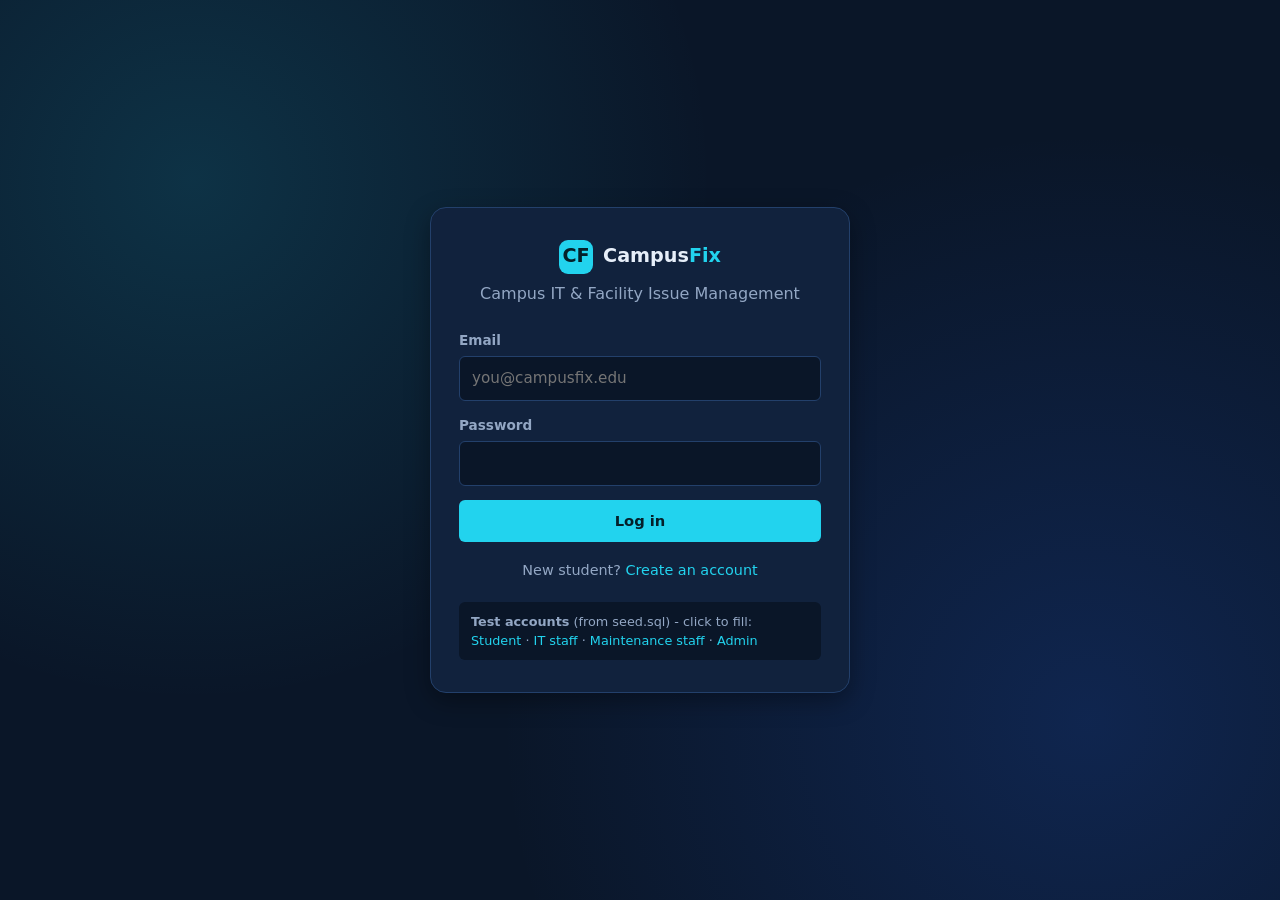
<file: frontend/index.html>
<!DOCTYPE html>
<html lang="en">
<head>
    <meta charset="UTF-8">
    <meta http-equiv="refresh" content="0; url=pages/login.html">
    <title>CampusFix</title>
</head>
<body>
    <p><a href="pages/login.html">Open CampusFix</a></p>
</body>
</html>
</file>
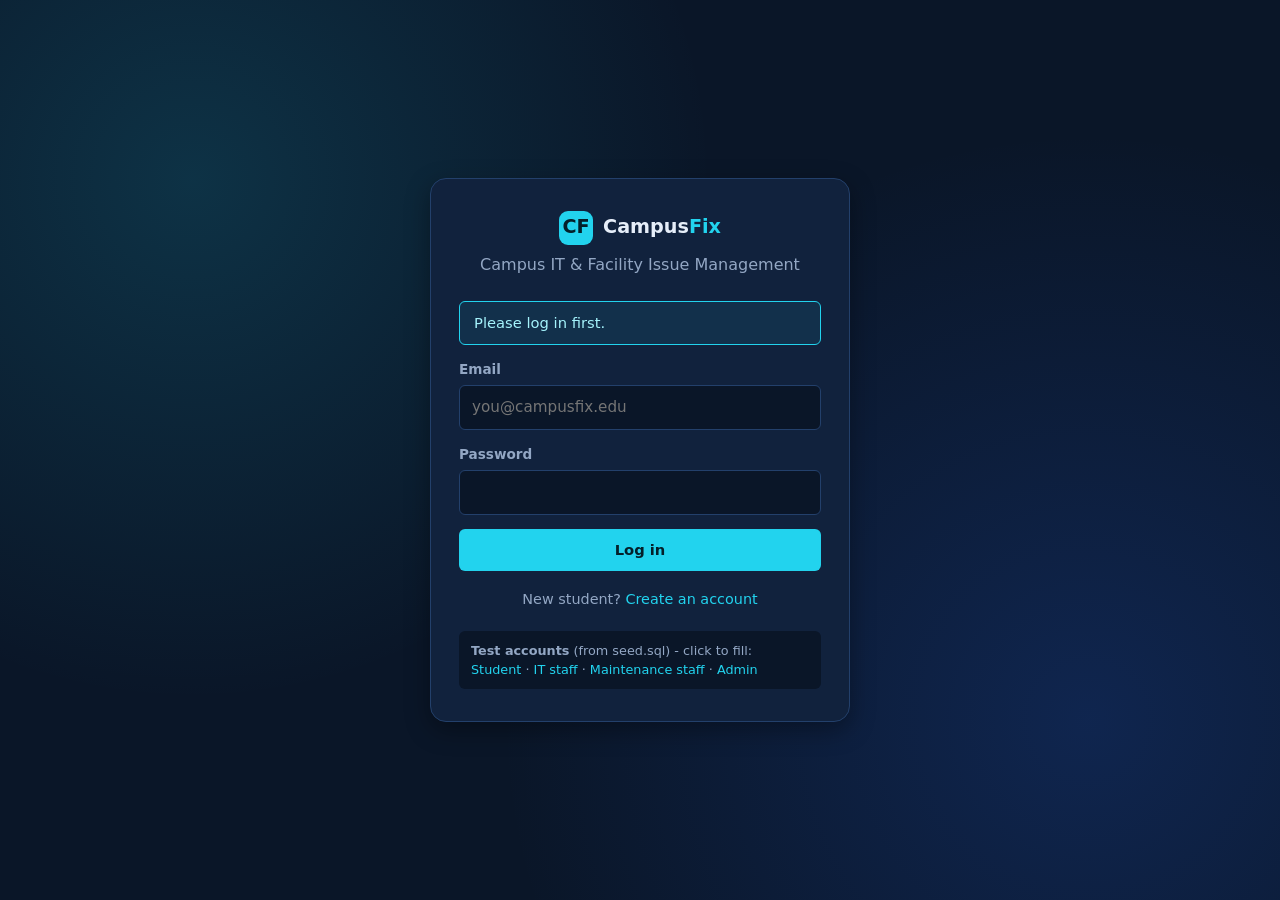
<file: frontend/pages/admin-dashboard.html>
<!DOCTYPE html>
<html lang="en">
<head>
    <meta charset="UTF-8">
    <meta name="viewport" content="width=device-width, initial-scale=1.0">
    <title>Admin Dashboard - CampusFix</title>
    <link rel="stylesheet" href="../css/style.css">
</head>
<body>
    <header id="app-header"></header>

    <main class="page-container">
        <div class="page-title-row">
            <div>
                <h1>Admin Dashboard</h1>
                <p class="muted">All complaints, escalations and user accounts.</p>
            </div>
            <button class="button button-secondary" id="run-sla-button">Run SLA check now</button>
        </div>

        <div id="admin-message" class="hidden"></div>

        <nav class="tab-bar" role="tablist">
            <button class="tab-button active" data-tab="overview-tab">Overview</button>
            <button class="tab-button" data-tab="complaints-tab">All complaints</button>
            <button class="tab-button" data-tab="escalated-tab">Escalated <span id="escalated-tab-count"></span></button>
            <button class="tab-button" data-tab="users-tab">Users</button>
        </nav>

        <!-- Overview -->
        <section id="overview-tab" class="tab-panel">
            <div class="stats-grid" id="admin-stats"></div>
            <div class="breakdown-grid">
                <div class="card"><h2>By category</h2><div id="breakdown-category"></div></div>
                <div class="card"><h2>By status</h2><div id="breakdown-status"></div></div>
                <div class="card"><h2>By priority</h2><div id="breakdown-priority"></div></div>
                <div class="card"><h2>By team</h2><div id="breakdown-team"></div></div>
            </div>
        </section>

        <!-- All complaints -->
        <section id="complaints-tab" class="tab-panel hidden">
            <div class="card">
                <div class="toolbar">
                    <div class="form-group"><label for="admin-status-filter">Status</label><select id="admin-status-filter"></select></div>
                    <div class="form-group"><label for="admin-priority-filter">Priority</label><select id="admin-priority-filter"></select></div>
                    <div class="form-group"><label for="admin-category-filter">Category</label><select id="admin-category-filter"></select></div>
                    <div class="form-group"><label for="admin-team-filter">Team</label><select id="admin-team-filter"></select></div>
                </div>
                <div id="all-complaints-table"></div>
            </div>
        </section>

        <!-- Escalated -->
        <section id="escalated-tab" class="tab-panel hidden">
            <div class="card">
                <h2>Escalated complaints</h2>
                <p class="muted">These breached their SLA after a reminder. Follow up with the team.</p>
                <div id="escalated-complaints-table"></div>
            </div>
        </section>

        <!-- Users -->
        <section id="users-tab" class="tab-panel hidden">
            <div class="card">
                <h2>Add user</h2>
                <form id="create-user-form" novalidate>
                    <div class="form-row">
                        <div class="form-group"><label for="new-user-name">Full name</label><input id="new-user-name" required></div>
                        <div class="form-group"><label for="new-user-email">Email</label><input id="new-user-email" type="email" required></div>
                        <div class="form-group"><label for="new-user-password">Password (8+)</label><input id="new-user-password" type="password" required></div>
                        <div class="form-group"><label for="new-user-role">Role</label><select id="new-user-role"></select></div>
                        <div class="form-group"><label for="new-user-team">Team (staff)</label><select id="new-user-team"></select></div>
                    </div>
                    <button class="button button-primary" type="submit" id="create-user-button">Create user</button>
                </form>
            </div>
            <div class="card">
                <h2>All users</h2>
                <div id="users-table"></div>
            </div>
        </section>
    </main>

    <script src="../js/auth.js"></script>
    <script src="../js/api.js"></script>
    <script src="../js/ui.js"></script>
    <script src="../js/admin-dashboard.js"></script>
</body>
</html>
</file>
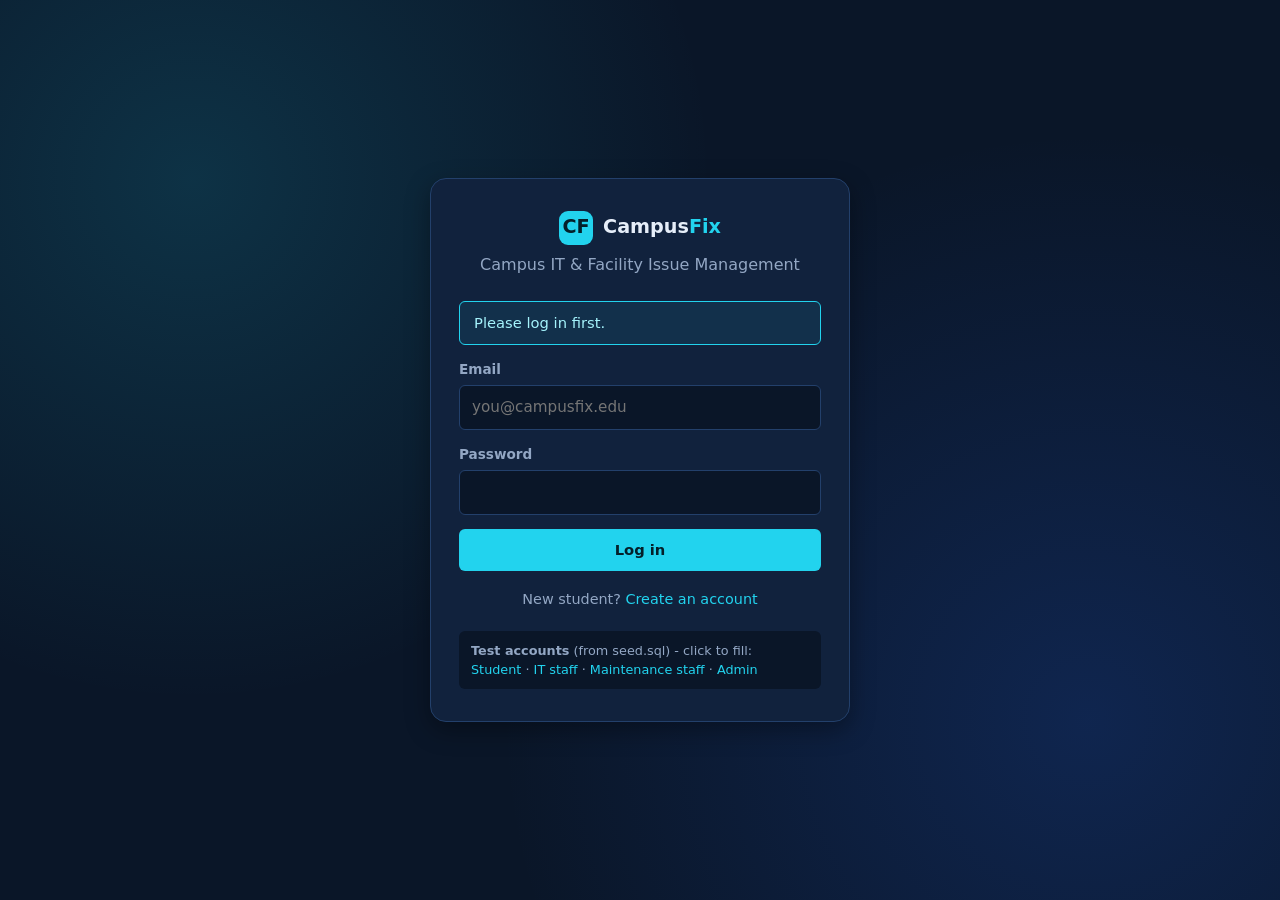
<file: frontend/pages/complaint-details.html>
<!DOCTYPE html>
<html lang="en">
<head>
    <meta charset="UTF-8">
    <meta name="viewport" content="width=device-width, initial-scale=1.0">
    <title>Complaint Details - CampusFix</title>
    <link rel="stylesheet" href="../css/style.css">
</head>
<body>
    <header id="app-header"></header>

    <main class="page-container">
        <p><a id="back-link" href="#">&larr; Back to dashboard</a></p>
        <div id="page-message" class="hidden"></div>

        <div class="two-column-layout">
            <div>
                <!-- Main complaint information -->
                <section class="card" id="complaint-summary">
                    <p class="muted">Loading complaint...</p>
                </section>

                <!-- Conversation -->
                <section class="card">
                    <h2>Messages &amp; notes</h2>
                    <div id="comment-list"></div>
                </section>
            </div>

            <div>
                <!-- Buttons and forms depend on the user's role and the complaint status -->
                <section class="card" id="action-panel">
                    <h2>Actions</h2>
                    <div id="action-message" class="hidden"></div>
                    <div id="action-content"></div>
                </section>

                <section class="card">
                    <h2>Status timeline</h2>
                    <ul class="timeline" id="history-timeline"></ul>
                </section>
            </div>
        </div>
    </main>

    <script src="../js/auth.js"></script>
    <script src="../js/api.js"></script>
    <script src="../js/ui.js"></script>
    <script src="../js/complaint-details.js"></script>
</body>
</html>
</file>
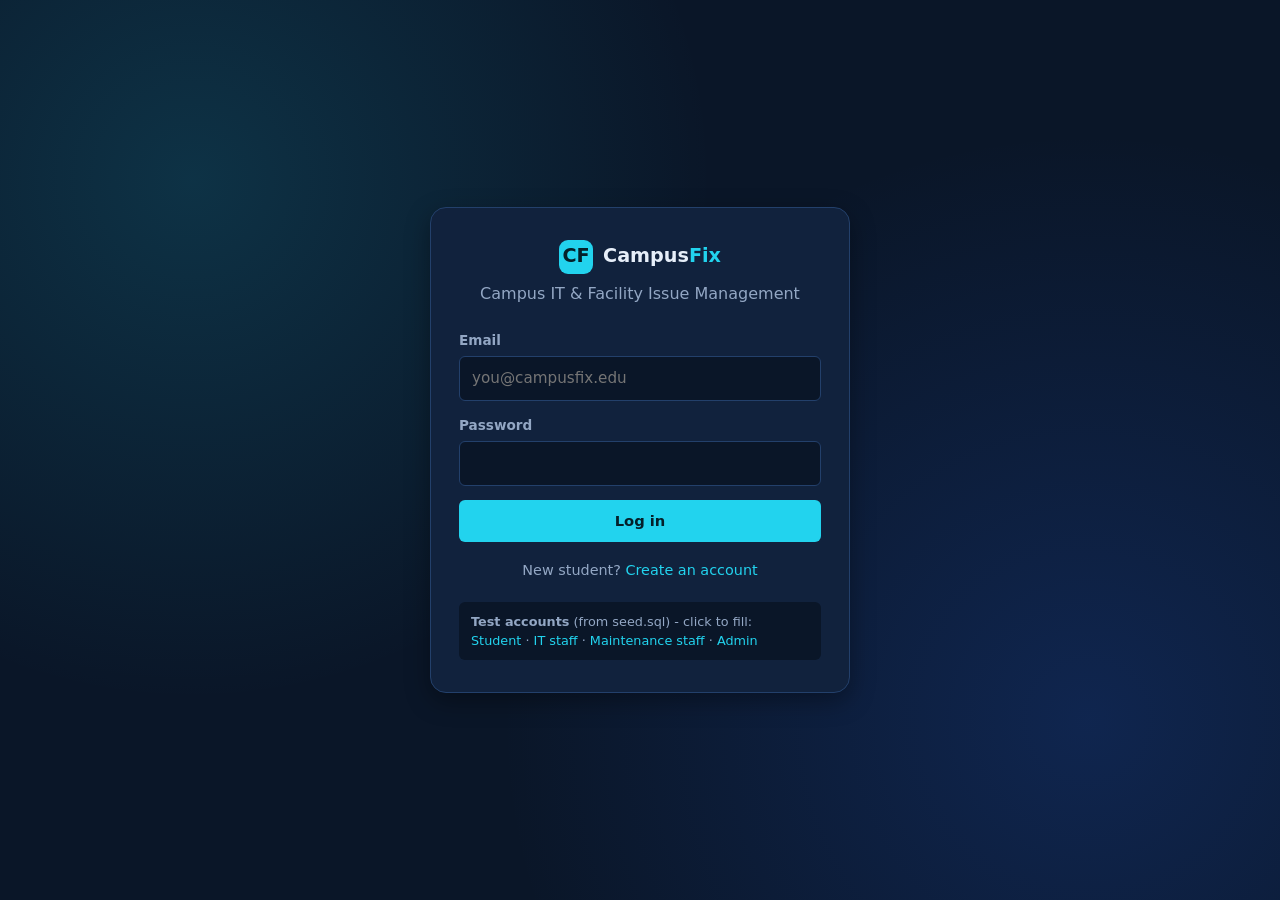
<file: frontend/pages/login.html>
<!DOCTYPE html>
<html lang="en">
<head>
    <meta charset="UTF-8">
    <meta name="viewport" content="width=device-width, initial-scale=1.0">
    <title>Log in - CampusFix</title>
    <link rel="stylesheet" href="../css/style.css">
</head>
<body>
    <main class="auth-page">
        <div class="auth-card">
            <div class="brand">
                <span class="brand-logo">CF</span>
                <span class="brand-name">Campus<span>Fix</span></span>
            </div>
            <p class="auth-subtitle">Campus IT &amp; Facility Issue Management</p>

            <div id="login-message" class="hidden"></div>

            <form id="login-form" novalidate>
                <div class="form-group">
                    <label for="email">Email</label>
                    <input type="email" id="email" required autocomplete="email" placeholder="you@campusfix.edu">
                </div>
                <div class="form-group">
                    <label for="password">Password</label>
                    <input type="password" id="password" required autocomplete="current-password">
                </div>
                <button type="submit" class="button button-primary button-full" id="login-button">Log in</button>
            </form>

            <p class="auth-footer">New student? <a href="register.html">Create an account</a></p>

            <div class="test-accounts">
                <strong>Test accounts</strong> (from seed.sql) - click to fill:<br>
                <button type="button" class="link-button" data-email="student1@campusfix.edu" data-password="Student@123">Student</button> &middot;
                <button type="button" class="link-button" data-email="it.staff@campusfix.edu" data-password="Staff@123">IT staff</button> &middot;
                <button type="button" class="link-button" data-email="maint.staff@campusfix.edu" data-password="Staff@123">Maintenance staff</button> &middot;
                <button type="button" class="link-button" data-email="admin@campusfix.edu" data-password="Admin@123">Admin</button>
            </div>
        </div>
    </main>

    <script src="../js/auth.js"></script>
    <script src="../js/api.js"></script>
    <script src="../js/ui.js"></script>
    <script src="../js/login.js"></script>
</body>
</html>
</file>
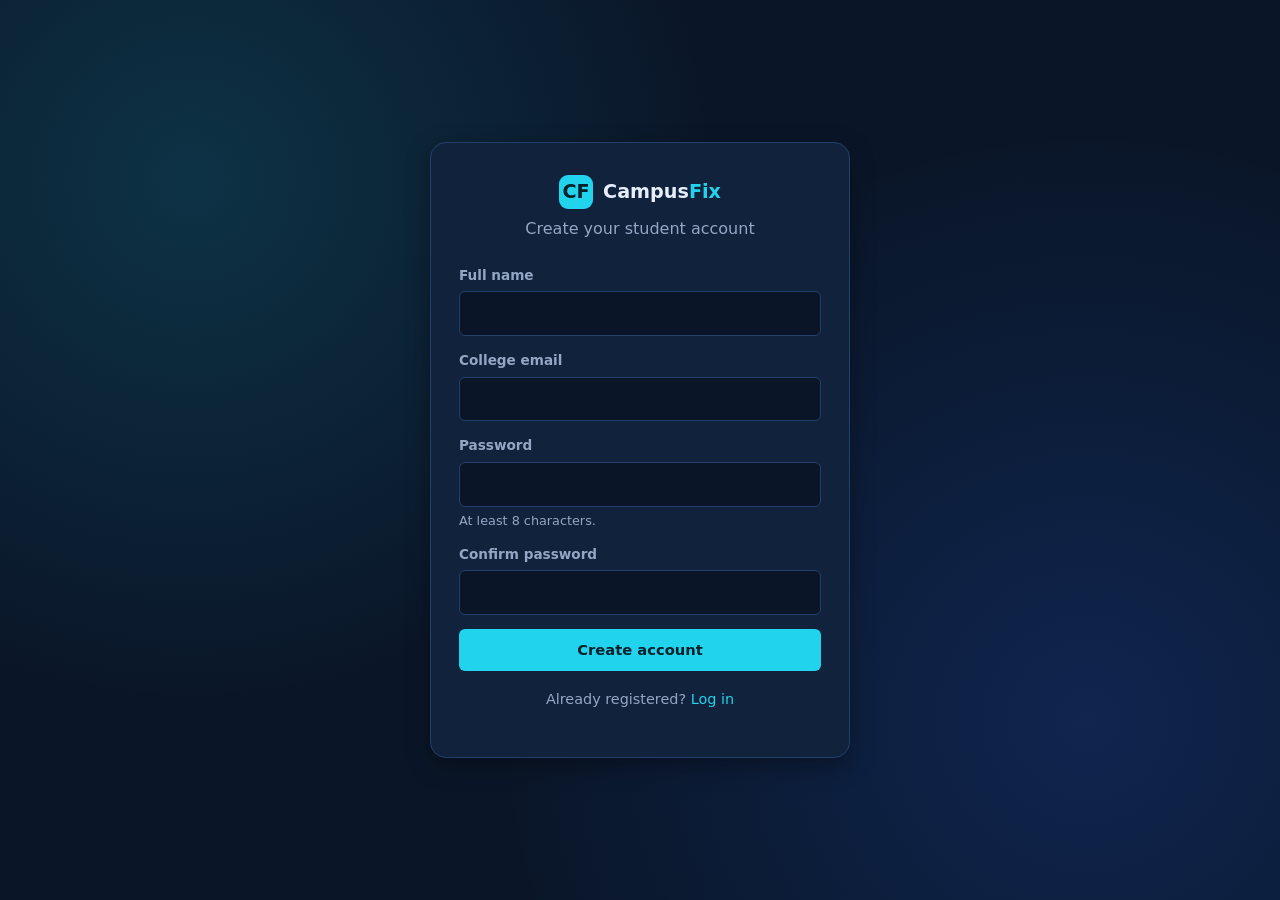
<file: frontend/pages/register.html>
<!DOCTYPE html>
<html lang="en">
<head>
    <meta charset="UTF-8">
    <meta name="viewport" content="width=device-width, initial-scale=1.0">
    <title>Register - CampusFix</title>
    <link rel="stylesheet" href="../css/style.css">
</head>
<body>
    <main class="auth-page">
        <div class="auth-card">
            <div class="brand">
                <span class="brand-logo">CF</span>
                <span class="brand-name">Campus<span>Fix</span></span>
            </div>
            <p class="auth-subtitle">Create your student account</p>

            <div id="register-message" class="hidden"></div>

            <form id="register-form" novalidate>
                <div class="form-group">
                    <label for="full-name">Full name</label>
                    <input type="text" id="full-name" required minlength="2" maxlength="100" autocomplete="name">
                </div>
                <div class="form-group">
                    <label for="email">College email</label>
                    <input type="email" id="email" required autocomplete="email">
                </div>
                <div class="form-group">
                    <label for="password">Password</label>
                    <input type="password" id="password" required minlength="8" autocomplete="new-password">
                    <p class="form-hint">At least 8 characters.</p>
                </div>
                <div class="form-group">
                    <label for="confirm-password">Confirm password</label>
                    <input type="password" id="confirm-password" required autocomplete="new-password">
                </div>
                <button type="submit" class="button button-primary button-full" id="register-button">Create account</button>
            </form>

            <p class="auth-footer">Already registered? <a href="login.html">Log in</a></p>
        </div>
    </main>

    <script src="../js/auth.js"></script>
    <script src="../js/api.js"></script>
    <script src="../js/ui.js"></script>
    <script src="../js/register.js"></script>
</body>
</html>
</file>
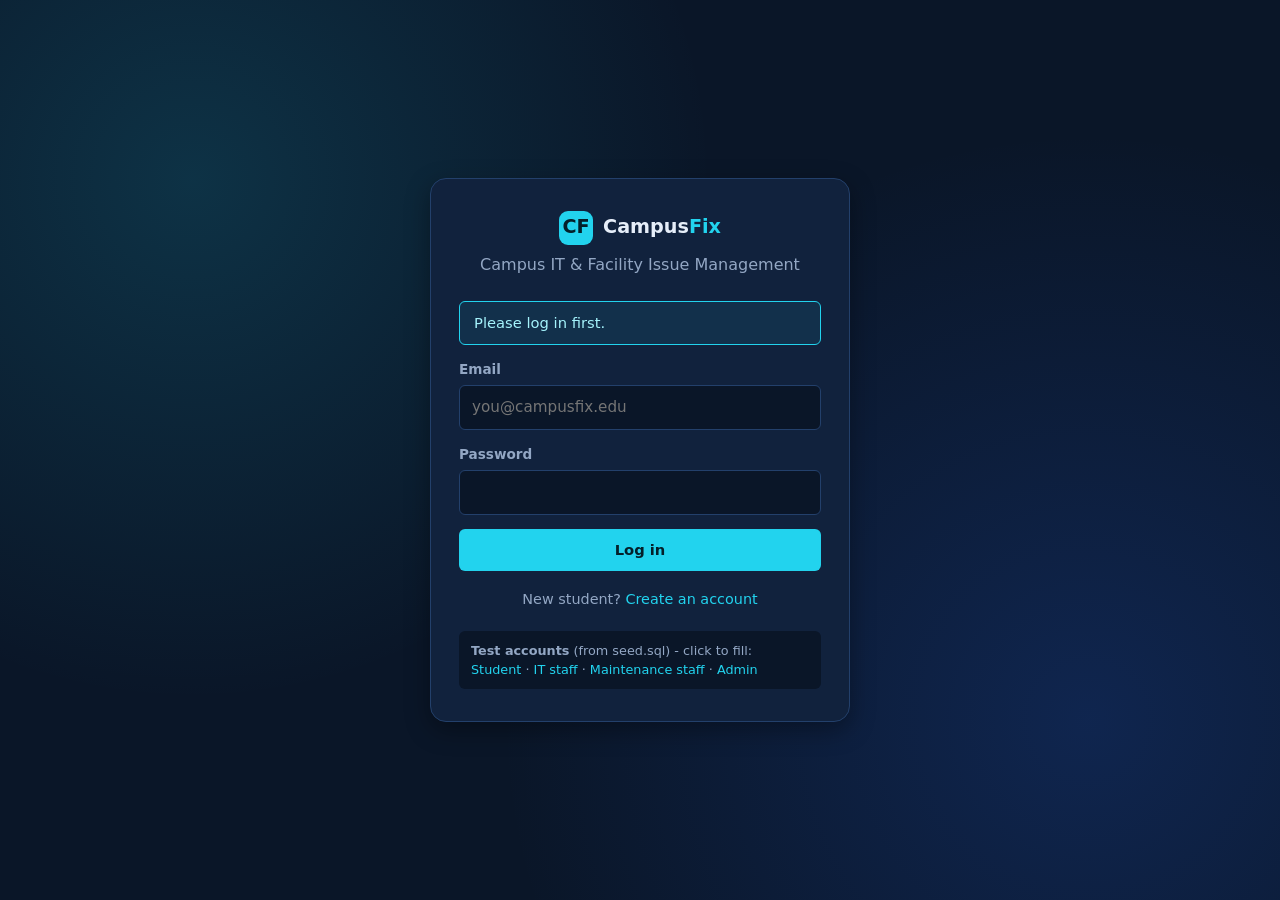
<file: frontend/pages/staff-dashboard.html>
<!DOCTYPE html>
<html lang="en">
<head>
    <meta charset="UTF-8">
    <meta name="viewport" content="width=device-width, initial-scale=1.0">
    <title>Staff Dashboard - CampusFix</title>
    <link rel="stylesheet" href="../css/style.css">
</head>
<body>
    <header id="app-header"></header>

    <main class="page-container">
        <div class="page-title-row">
            <div>
                <h1 id="staff-heading">Assigned Complaints</h1>
                <p class="muted">Most urgent first. Open a complaint to add notes, ask for info or change priority.</p>
            </div>
            <button class="button button-secondary" id="refresh-button">Refresh</button>
        </div>

        <section class="stats-grid" id="staff-stats"></section>

        <section class="card">
            <div class="toolbar">
                <div class="form-group">
                    <label for="status-filter">Status</label>
                    <select id="status-filter"></select>
                </div>
                <div class="form-group">
                    <label for="priority-filter">Priority</label>
                    <select id="priority-filter"></select>
                </div>
                <div class="form-group">
                    <label for="category-filter">Category</label>
                    <select id="category-filter"></select>
                </div>
                <div class="form-group">
                    <label for="search-box">Search</label>
                    <input type="search" id="search-box" placeholder="Title or location">
                </div>
            </div>
            <div id="staff-message" class="hidden"></div>
            <div id="assigned-complaints-table"></div>
        </section>
    </main>

    <script src="../js/auth.js"></script>
    <script src="../js/api.js"></script>
    <script src="../js/ui.js"></script>
    <script src="../js/staff-dashboard.js"></script>
</body>
</html>
</file>
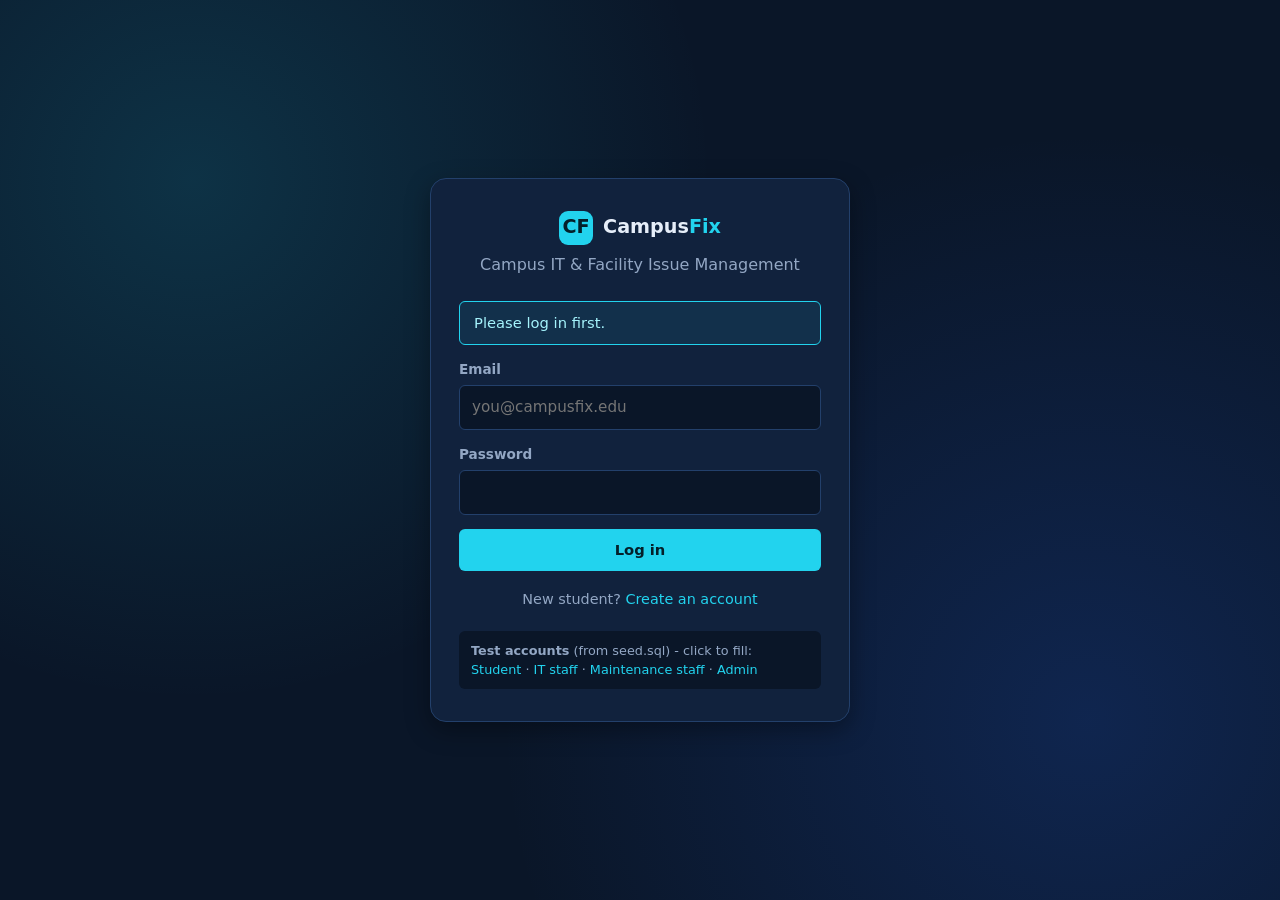
<file: frontend/pages/student-dashboard.html>
<!DOCTYPE html>
<html lang="en">
<head>
    <meta charset="UTF-8">
    <meta name="viewport" content="width=device-width, initial-scale=1.0">
    <title>My Complaints - CampusFix</title>
    <link rel="stylesheet" href="../css/style.css">
</head>
<body>
    <header id="app-header"></header>

    <main class="page-container">
        <div class="page-title-row">
            <div>
                <h1>My Complaints</h1>
                <p class="muted">Report a campus problem and follow it until it is fixed.</p>
            </div>
        </div>

        <section class="stats-grid" id="student-stats"></section>

        <div class="two-column-layout">
            <section class="card">
                <div class="page-title-row" style="margin-bottom: 12px;">
                    <h2>Complaint history</h2>
                    <div class="form-group" style="margin: 0; min-width: 180px;">
                        <label for="status-filter" class="hidden">Filter by status</label>
                        <select id="status-filter" aria-label="Filter by status"></select>
                    </div>
                </div>
                <div id="my-complaints-message" class="hidden"></div>
                <div id="my-complaints-list" class="complaint-list"></div>
            </section>

            <section class="card" id="new-complaint">
                <h2>New Complaint</h2>
                <p class="muted" style="margin-top: 0; font-size: 0.88rem;">
                    Category, priority and team are detected automatically from your description.
                </p>
                <div id="new-complaint-message" class="hidden"></div>
                <form id="new-complaint-form" novalidate>
                    <div class="form-group">
                        <label for="complaint-title">Title</label>
                        <input type="text" id="complaint-title" maxlength="150" placeholder="e.g. Wi-Fi not working in Lab 3" required>
                    </div>
                    <div class="form-group">
                        <label for="complaint-location">Location</label>
                        <input type="text" id="complaint-location" maxlength="100" placeholder="e.g. Lab 3, Room 204, Library" required>
                    </div>
                    <div class="form-group">
                        <label for="complaint-description">Description</label>
                        <textarea id="complaint-description" maxlength="2000" placeholder="What is wrong? Since when? Is there an exam or lab session affected?" required></textarea>
                    </div>
                    <button type="submit" class="button button-primary button-full" id="submit-complaint-button">Submit complaint</button>
                </form>
            </section>
        </div>
    </main>

    <script src="../js/auth.js"></script>
    <script src="../js/api.js"></script>
    <script src="../js/ui.js"></script>
    <script src="../js/student-dashboard.js"></script>
</body>
</html>
</file>
<file: frontend/css/style.css>
/* =====================================================================
   CampusFix - shared styles (dark blue + cyan theme)
   ===================================================================== */

:root {
    --color-background: #0a1628;
    --color-surface: #11223d;
    --color-surface-raised: #172c4d;
    --color-border: #23406b;
    --color-text: #e6eef9;
    --color-text-muted: #93a7c4;
    --color-accent: #22d3ee;          /* cyan */
    --color-accent-strong: #06b6d4;
    --color-accent-text: #04202a;
    --color-danger: #f87171;
    --color-warning: #fbbf24;
    --color-success: #34d399;
    --color-info: #60a5fa;
    --color-purple: #c084fc;
    --radius-small: 6px;
    --radius: 12px;
    --shadow: 0 8px 24px rgba(0, 0, 0, 0.35);
    --font-main: "Segoe UI", system-ui, -apple-system, Roboto, Arial, sans-serif;
}

* { box-sizing: border-box; }

body {
    margin: 0;
    font-family: var(--font-main);
    background: var(--color-background);
    color: var(--color-text);
    line-height: 1.5;
    min-height: 100vh;
}

a { color: var(--color-accent); text-decoration: none; }
a:hover { text-decoration: underline; }

h1, h2, h3 { margin: 0 0 12px; line-height: 1.25; }
h1 { font-size: 1.6rem; }
h2 { font-size: 1.2rem; }
h3 { font-size: 1rem; }

.muted { color: var(--color-text-muted); }
.hidden { display: none !important; }

/* ---------------- Layout ---------------- */

.page-container {
    max-width: 1200px;
    margin: 0 auto;
    padding: 24px 16px 48px;
}

.page-title-row {
    display: flex;
    justify-content: space-between;
    align-items: flex-end;
    flex-wrap: wrap;
    gap: 12px;
    margin-bottom: 20px;
}

.page-title-row p { margin: 0; }

.card {
    background: var(--color-surface);
    border: 1px solid var(--color-border);
    border-radius: var(--radius);
    padding: 20px;
    margin-bottom: 20px;
}

.two-column-layout {
    display: grid;
    grid-template-columns: minmax(0, 2fr) minmax(0, 1fr);
    gap: 20px;
    align-items: start;
}

/* ---------------- Header ---------------- */

.app-header {
    position: sticky;
    top: 0;
    z-index: 20;
    background: linear-gradient(90deg, #0b1d3a, #0e2a52);
    border-bottom: 1px solid var(--color-border);
}

.app-header-inner {
    max-width: 1200px;
    margin: 0 auto;
    padding: 12px 16px;
    display: flex;
    align-items: center;
    justify-content: space-between;
    gap: 12px;
}

.brand {
    display: flex;
    align-items: center;
    gap: 10px;
    font-weight: 700;
    font-size: 1.2rem;
    color: var(--color-text);
}

.brand:hover { text-decoration: none; }

.brand-logo {
    width: 34px;
    height: 34px;
    border-radius: 9px;
    background: var(--color-accent);
    color: var(--color-accent-text);
    display: grid;
    place-items: center;
    font-weight: 800;
}

.brand-name span { color: var(--color-accent); }

.header-actions {
    display: flex;
    align-items: center;
    gap: 12px;
}

.user-chip { text-align: right; font-size: 0.85rem; line-height: 1.2; }
.user-chip strong { display: block; font-size: 0.9rem; }

/* Notifications */
.notification-wrapper { position: relative; }

.notification-button {
    position: relative;
    background: var(--color-surface-raised);
    border: 1px solid var(--color-border);
    color: var(--color-text);
    width: 40px;
    height: 40px;
    border-radius: 50%;
    cursor: pointer;
    font-size: 1.1rem;
}

.notification-count {
    position: absolute;
    top: -4px;
    right: -4px;
    background: var(--color-danger);
    color: #fff;
    font-size: 0.7rem;
    font-weight: 700;
    border-radius: 999px;
    min-width: 18px;
    height: 18px;
    padding: 0 5px;
    display: grid;
    place-items: center;
}

.notification-panel {
    position: absolute;
    right: 0;
    top: 48px;
    width: min(360px, calc(100vw - 32px));
    max-height: 420px;
    overflow-y: auto;
    background: var(--color-surface);
    border: 1px solid var(--color-border);
    border-radius: var(--radius);
    box-shadow: var(--shadow);
}

.notification-panel-header {
    display: flex;
    justify-content: space-between;
    align-items: center;
    padding: 12px 14px;
    border-bottom: 1px solid var(--color-border);
}

.notification-item {
    display: block;
    width: 100%;
    text-align: left;
    background: none;
    border: none;
    border-bottom: 1px solid var(--color-border);
    color: var(--color-text);
    padding: 10px 14px;
    cursor: pointer;
    font: inherit;
    font-size: 0.88rem;
}

.notification-item:hover { background: var(--color-surface-raised); }
.notification-item.unread { border-left: 3px solid var(--color-accent); }
.notification-item small { display: block; color: var(--color-text-muted); margin-top: 2px; }
.notification-empty { padding: 16px; color: var(--color-text-muted); text-align: center; }

/* ---------------- Buttons ---------------- */

.button {
    display: inline-flex;
    align-items: center;
    justify-content: center;
    gap: 6px;
    border: 1px solid transparent;
    border-radius: var(--radius-small);
    padding: 9px 16px;
    font: inherit;
    font-weight: 600;
    font-size: 0.92rem;
    cursor: pointer;
    transition: background 0.15s, border-color 0.15s;
    white-space: nowrap;
}

.button:disabled { opacity: 0.55; cursor: not-allowed; }
.button-primary { background: var(--color-accent); color: var(--color-accent-text); }
.button-primary:hover:not(:disabled) { background: var(--color-accent-strong); }
.button-secondary { background: var(--color-surface-raised); color: var(--color-text); border-color: var(--color-border); }
.button-secondary:hover:not(:disabled) { border-color: var(--color-accent); }
.button-danger { background: transparent; color: var(--color-danger); border-color: var(--color-danger); }
.button-danger:hover:not(:disabled) { background: rgba(248, 113, 113, 0.12); }
.button-success { background: var(--color-success); color: #052e1c; }
.button-small { padding: 5px 10px; font-size: 0.82rem; }
.button-full { width: 100%; }

.link-button {
    background: none;
    border: none;
    color: var(--color-accent);
    cursor: pointer;
    font: inherit;
    font-size: 0.85rem;
    padding: 0;
}

/* ---------------- Forms ---------------- */

.form-group { margin-bottom: 14px; }

label {
    display: block;
    font-size: 0.85rem;
    font-weight: 600;
    margin-bottom: 6px;
    color: var(--color-text-muted);
}

input, select, textarea {
    width: 100%;
    background: var(--color-background);
    border: 1px solid var(--color-border);
    color: var(--color-text);
    border-radius: var(--radius-small);
    padding: 10px 12px;
    font: inherit;
    font-size: 0.95rem;
}

textarea { resize: vertical; min-height: 90px; }

input:focus, select:focus, textarea:focus, button:focus-visible {
    outline: 2px solid var(--color-accent);
    outline-offset: 1px;
    border-color: var(--color-accent);
}

.form-row {
    display: grid;
    grid-template-columns: repeat(auto-fit, minmax(160px, 1fr));
    gap: 12px;
}

.form-hint { font-size: 0.8rem; color: var(--color-text-muted); margin-top: 4px; }

/* ---------------- Messages ---------------- */

.message-box {
    border-radius: var(--radius-small);
    padding: 10px 14px;
    margin-bottom: 14px;
    font-size: 0.92rem;
    border: 1px solid;
}

.message-success { background: rgba(52, 211, 153, 0.1); border-color: var(--color-success); color: #a7f3d0; }
.message-error { background: rgba(248, 113, 113, 0.1); border-color: var(--color-danger); color: #fecaca; }
.message-info { background: rgba(34, 211, 238, 0.08); border-color: var(--color-accent); color: #a5f3fc; }

/* ---------------- Badges ---------------- */

.badge {
    display: inline-block;
    padding: 2px 10px;
    border-radius: 999px;
    font-size: 0.76rem;
    font-weight: 700;
    border: 1px solid;
    white-space: nowrap;
}

.status-open { color: var(--color-info); border-color: var(--color-info); background: rgba(96, 165, 250, 0.1); }
.status-in-progress { color: var(--color-accent); border-color: var(--color-accent); background: rgba(34, 211, 238, 0.1); }
.status-need-more-info { color: var(--color-purple); border-color: var(--color-purple); background: rgba(192, 132, 252, 0.1); }
.status-resolved { color: var(--color-success); border-color: var(--color-success); background: rgba(52, 211, 153, 0.1); }
.status-closed { color: var(--color-text-muted); border-color: var(--color-text-muted); background: rgba(147, 167, 196, 0.1); }
.status-escalated { color: #fff; border-color: var(--color-danger); background: #b91c1c; }

.priority-low { color: var(--color-text-muted); border-color: var(--color-border); }
.priority-medium { color: var(--color-info); border-color: var(--color-info); }
.priority-high { color: var(--color-warning); border-color: var(--color-warning); }
.priority-critical { color: #fff; border-color: var(--color-danger); background: var(--color-danger); }

.tag-common-incident {
    color: var(--color-warning);
    border-color: var(--color-warning);
    background: rgba(251, 191, 36, 0.1);
}

.tag-action-needed {
    color: var(--color-accent-text);
    border-color: var(--color-accent);
    background: var(--color-accent);
}

.overdue-text { color: var(--color-danger); font-weight: 600; }

/* ---------------- Stat cards ---------------- */

.stats-grid {
    display: grid;
    grid-template-columns: repeat(auto-fit, minmax(150px, 1fr));
    gap: 14px;
    margin-bottom: 20px;
}

.stat-card {
    background: var(--color-surface);
    border: 1px solid var(--color-border);
    border-radius: var(--radius);
    padding: 16px;
    position: relative;
    overflow: hidden;
}

.stat-card::before {
    content: "";
    position: absolute;
    left: 0;
    top: 0;
    bottom: 0;
    width: 4px;
    background: var(--color-accent);
}

.stat-card.stat-danger::before { background: var(--color-danger); }
.stat-card.stat-warning::before { background: var(--color-warning); }
.stat-card.stat-success::before { background: var(--color-success); }

.stat-label { font-size: 0.8rem; color: var(--color-text-muted); text-transform: uppercase; letter-spacing: 0.04em; }
.stat-value { font-size: 1.9rem; font-weight: 700; margin-top: 4px; }

/* ---------------- Complaint cards (student) ---------------- */

.complaint-list {
    display: grid;
    grid-template-columns: repeat(auto-fill, minmax(280px, 1fr));
    gap: 14px;
}

.complaint-card {
    display: block;
    background: var(--color-surface-raised);
    border: 1px solid var(--color-border);
    border-radius: var(--radius);
    padding: 16px;
    color: var(--color-text);
    transition: border-color 0.15s, transform 0.15s;
}

.complaint-card:hover { border-color: var(--color-accent); text-decoration: none; transform: translateY(-2px); }
.complaint-card h3 { margin: 6px 0; }
.complaint-card-meta { font-size: 0.82rem; color: var(--color-text-muted); }
.badge-row { display: flex; flex-wrap: wrap; gap: 6px; align-items: center; }

/* ---------------- Tables ---------------- */

.toolbar {
    display: flex;
    flex-wrap: wrap;
    gap: 10px;
    align-items: flex-end;
    margin-bottom: 14px;
}

.toolbar .form-group { margin-bottom: 0; min-width: 150px; flex: 1; }

.table-wrapper { overflow-x: auto; }

.data-table {
    width: 100%;
    border-collapse: collapse;
    font-size: 0.9rem;
}

.data-table th, .data-table td {
    text-align: left;
    padding: 10px 10px;
    border-bottom: 1px solid var(--color-border);
    vertical-align: middle;
}

.data-table th {
    font-size: 0.76rem;
    text-transform: uppercase;
    letter-spacing: 0.04em;
    color: var(--color-text-muted);
}

.data-table tbody tr:hover { background: rgba(34, 211, 238, 0.04); }

.quick-update { display: flex; gap: 6px; min-width: 200px; }
.quick-update select { padding: 5px 8px; font-size: 0.82rem; }

.empty-state { text-align: center; color: var(--color-text-muted); padding: 30px 10px; }

/* ---------------- Tabs ---------------- */

.tab-bar {
    display: flex;
    gap: 6px;
    border-bottom: 1px solid var(--color-border);
    margin-bottom: 20px;
    overflow-x: auto;
}

.tab-button {
    background: none;
    border: none;
    border-bottom: 3px solid transparent;
    color: var(--color-text-muted);
    padding: 10px 14px;
    font: inherit;
    font-weight: 600;
    cursor: pointer;
    white-space: nowrap;
}

.tab-button.active { color: var(--color-accent); border-bottom-color: var(--color-accent); }

/* ---------------- Breakdown bars (admin) ---------------- */

.breakdown-grid {
    display: grid;
    grid-template-columns: repeat(auto-fit, minmax(260px, 1fr));
    gap: 20px;
}

.bar-row {
    display: grid;
    grid-template-columns: 130px 1fr 36px;
    align-items: center;
    gap: 10px;
    margin-bottom: 8px;
    font-size: 0.85rem;
}

.bar-track { background: var(--color-background); border-radius: 4px; height: 12px; }
.bar-fill { background: var(--color-accent); height: 100%; border-radius: 0 4px 4px 0; min-width: 2px; }
.bar-value { text-align: right; font-weight: 600; }

/* ---------------- Complaint details ---------------- */

.detail-grid {
    display: grid;
    grid-template-columns: repeat(auto-fit, minmax(170px, 1fr));
    gap: 14px;
    margin: 16px 0;
}

.detail-item small { display: block; color: var(--color-text-muted); font-size: 0.78rem; text-transform: uppercase; }
.detail-item span { font-weight: 600; }

.description-box {
    background: var(--color-background);
    border-radius: var(--radius-small);
    padding: 14px;
    white-space: pre-wrap;
}

.timeline { list-style: none; margin: 0; padding: 0 0 0 18px; border-left: 2px solid var(--color-border); }
.timeline li { position: relative; padding: 0 0 18px 14px; }

.timeline li::before {
    content: "";
    position: absolute;
    left: -25px;
    top: 4px;
    width: 12px;
    height: 12px;
    border-radius: 50%;
    background: var(--color-accent);
    border: 2px solid var(--color-surface);
}

.timeline li.timeline-system::before { background: var(--color-danger); }
.timeline-title { font-weight: 600; }
.timeline-meta { font-size: 0.8rem; color: var(--color-text-muted); }
.timeline-note { font-size: 0.88rem; margin-top: 2px; }

.comment {
    background: var(--color-surface-raised);
    border-radius: var(--radius-small);
    padding: 10px 14px;
    margin-bottom: 10px;
    border-left: 3px solid var(--color-info);
}

.comment.comment-student { border-left-color: var(--color-accent); }
.comment.comment-internal { border-left-color: var(--color-warning); background: rgba(251, 191, 36, 0.06); }
.comment-header { font-size: 0.8rem; color: var(--color-text-muted); margin-bottom: 4px; }

.action-section { border-top: 1px solid var(--color-border); padding-top: 14px; margin-top: 14px; }
.action-section:first-of-type { border-top: none; padding-top: 0; margin-top: 0; }

.similar-item {
    display: flex;
    justify-content: space-between;
    align-items: center;
    gap: 8px;
    padding: 8px 0;
    border-bottom: 1px solid var(--color-border);
    font-size: 0.88rem;
}

/* ---------------- Auth pages ---------------- */

.auth-page {
    min-height: 100vh;
    display: grid;
    place-items: center;
    padding: 24px 16px;
    background:
        radial-gradient(circle at 15% 20%, rgba(34, 211, 238, 0.15), transparent 40%),
        radial-gradient(circle at 85% 80%, rgba(37, 99, 235, 0.2), transparent 45%),
        var(--color-background);
}

.auth-card {
    width: 100%;
    max-width: 420px;
    background: var(--color-surface);
    border: 1px solid var(--color-border);
    border-radius: 16px;
    padding: 32px 28px;
    box-shadow: var(--shadow);
}

.auth-card .brand { justify-content: center; margin-bottom: 8px; }
.auth-subtitle { text-align: center; color: var(--color-text-muted); margin: 0 0 24px; }
.auth-footer { text-align: center; margin-top: 18px; font-size: 0.9rem; color: var(--color-text-muted); }

.test-accounts {
    margin-top: 20px;
    font-size: 0.8rem;
    color: var(--color-text-muted);
    background: var(--color-background);
    border-radius: var(--radius-small);
    padding: 10px 12px;
}

.test-accounts button { font-size: 0.8rem; }

/* ---------------- Responsive (mobile) ---------------- */

@media (max-width: 900px) {
    .two-column-layout { grid-template-columns: 1fr; }
}

@media (max-width: 700px) {
    h1 { font-size: 1.3rem; }
    .user-chip { display: none; }
    .card { padding: 16px; }

    /* Tables turn into stacked cards on small screens */
    .responsive-table thead { display: none; }
    .responsive-table, .responsive-table tbody, .responsive-table tr, .responsive-table td { display: block; width: 100%; }
    .responsive-table tr {
        border: 1px solid var(--color-border);
        border-radius: var(--radius-small);
        margin-bottom: 10px;
        padding: 6px 4px;
    }
    .responsive-table td { border: none; padding: 5px 10px; display: flex; justify-content: space-between; gap: 12px; }
    .responsive-table td::before {
        content: attr(data-label);
        font-size: 0.75rem;
        text-transform: uppercase;
        color: var(--color-text-muted);
        flex-shrink: 0;
    }
    .quick-update { min-width: 0; }
    .bar-row { grid-template-columns: 100px 1fr 30px; }
}
</file>
